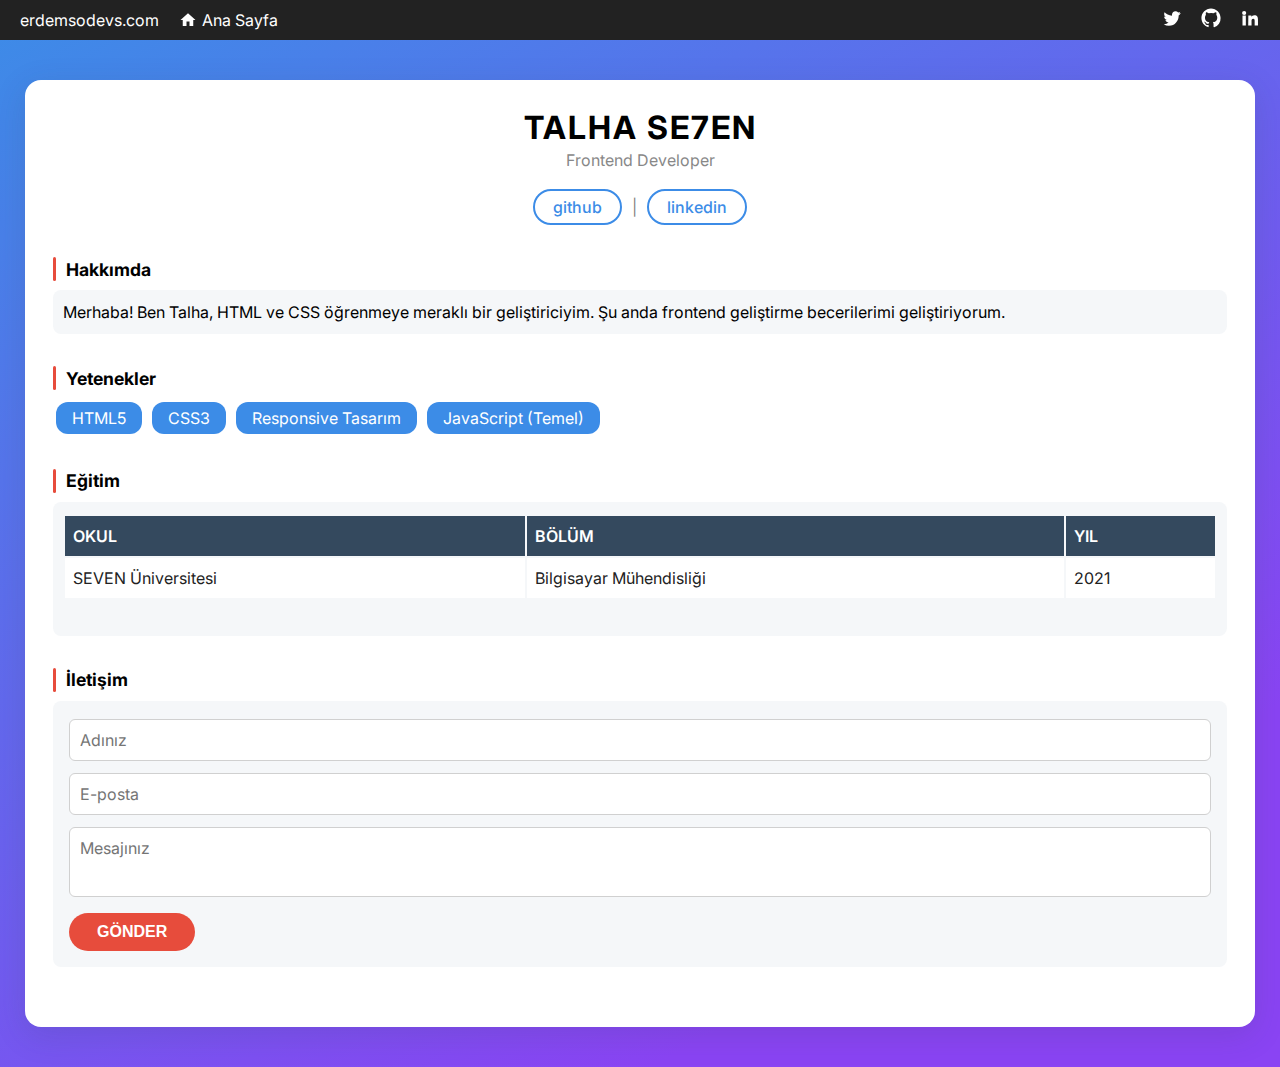
<file: odev1_personalwebcard/index.html>
<!DOCTYPE html>
<html lang="tr">
  <head>
    <meta charset="UTF-8" />
    <meta name="viewport" content="width=device-width, initial-scale=1.0" />
    <link rel="stylesheet" href="style.css" />
    <link rel="preconnect" href="https://fonts.googleapis.com" />
    <link rel="preconnect" href="https://fonts.gstatic.com" crossorigin />
    <link
      href="https://fonts.googleapis.com/css2?family=Inter:ital,opsz,wght@0,14..32,100..900;1,14..32,100..900&display=swap"
      rel="stylesheet"
    />
    <title>Talha Seven - Frontend Developer</title>
  </head>

  <body>
    <nav>
      <!-- Sol kısım -->
      <div class="nav-left">
        <p>erdemsodevs.com</p>
        <a href="../">
          <svg xmlns="http://www.w3.org/2000/svg" viewBox="0 0 24 24">
            <path fill="white" d="M10 20v-6h4v6h5v-8h3L12 3 2 12h3v8z" />
          </svg>
          Ana Sayfa
        </a>
      </div>

      <!-- Sağ kısım -->
      <div class="social-links">
        <a href="https://twitter.com" target="_blank">
          <svg xmlns="http://www.w3.org/2000/svg" viewBox="0 0 24 24">
            <path
              d="M22.46 6c-.77.35-1.5.58-2.28.69.82-.49 1.44-1.27 1.74-2.21-.78.46-1.63.8-2.54.98A4.11 4.11 0 0 0 16.11 4c-2.3 0-4.16 1.88-4.16 4.19 0 .33.04.66.1.97C8 8.96 5.14 7.49 3.15 5.2a4.19 4.19 0 0 0-.56 2.1c0 1.45.73 2.73 1.84 3.47-.68 0-1.31-.2-1.87-.51v.05c0 2.03 1.43 3.72 3.33 4.1-.35.1-.72.15-1.1.15-.27 0-.53-.03-.78-.07.54 1.7 2.08 2.93 3.92 2.96A8.25 8.25 0 0 1 2 19.54a11.61 11.61 0 0 0 6.29 1.85c7.55 0 11.68-6.3 11.68-11.77 0-.18 0-.36-.01-.54.8-.58 1.49-1.3 2.04-2.12Z"
              fill="white"
            />
          </svg>
        </a>
        <a href="https://github.com/erdemgir1985" target="_blank">
          <svg xmlns="http://www.w3.org/2000/svg" viewBox="0 0 24 24">
            <path
              d="M12 .5C5.65.5.5 5.65.5 12c0 5.1 3.29 9.42 7.86 10.94.58.11.79-.25.79-.56v-2c-3.2.7-3.87-1.54-3.87-1.54-.53-1.35-1.3-1.71-1.3-1.71-1.07-.73.08-.72.08-.72 1.18.08 1.8 1.22 1.8 1.22 1.05 1.81 2.75 1.29 3.42.99.11-.77.41-1.29.74-1.58-2.55-.29-5.24-1.28-5.24-5.69 0-1.26.45-2.3 1.19-3.11-.12-.29-.52-1.47.11-3.07 0 0 .97-.31 3.18 1.19a11.08 11.08 0 0 1 5.78 0c2.2-1.5 3.17-1.19 3.17-1.19.64 1.6.24 2.78.12 3.07.74.81 1.18 1.85 1.18 3.11 0 4.42-2.69 5.39-5.25 5.68.42.37.8 1.1.8 2.22v3.29c0 .31.21.68.8.56A10.98 10.98 0 0 0 23.5 12c0-6.35-5.15-11.5-11.5-11.5Z"
              fill="white"
            />
          </svg>
        </a>
        <a href="https://linkedin.com" target="_blank">
          <svg xmlns="http://www.w3.org/2000/svg" viewBox="0 0 24 24">
            <path
              d="M4.98 3.5A2.5 2.5 0 1 0 5 8.5a2.5 2.5 0 0 0-.02-5ZM3 9h4v12H3Zm7 0h3.6v1.64h.05c.5-.94 1.7-1.94 3.5-1.94 3.74 0 4.43 2.46 4.43 5.65V21h-4v-5.2c0-1.24 0-2.84-1.73-2.84-1.73 0-2 1.35-2 2.74V21h-4Z"
              fill="white"
            />
          </svg>
        </a>
      </div>
    </nav>
    <div class="container">
      <h1>TALHA SE7EN</h1>
      <div class="meslek">Frontend Developer</div>
      <div class="linkler">
        <a href="#">github</a>
        <span style="opacity: 0.5"> | </span>
        <a href="#">linkedin</a>
      </div>

      <div class="section">
        <div class="section-title"><span class="bar"></span>Hakkımda</div>
        <div class="section-content">
          Merhaba! Ben Talha, HTML ve CSS öğrenmeye meraklı bir geliştiriciyim.
          Şu anda frontend geliştirme becerilerimi geliştiriyorum.
        </div>
      </div>

      <div class="section">
        <div class="section-title"><span class="bar"></span>Yetenekler</div>
        <div class="yetenek">
          <span class="yetenek-bg">HTML5</span>
          <span class="yetenek-bg">CSS3</span>
          <span class="yetenek-bg">Responsive Tasarım</span>
          <span class="yetenek-bg">JavaScript (Temel)</span>
        </div>
      </div>

      <div class="section">
        <div class="section-title"><span class="bar"></span>Eğitim</div>
        <div class="section-content">
          <table class="edu-table">
            <tr>
              <th>OKUL</th>
              <th>BÖLÜM</th>
              <th>YIL</th>
            </tr>
            <tr>
              <td>SEVEN Üniversitesi</td>
              <td>Bilgisayar Mühendisliği</td>
              <td>2021</td>
            </tr>
          </table>
        </div>
      </div>

      <div class="section">
        <div class="section-title"><span class="bar"></span>İletişim</div>
        <form class="form-box">
          <input type="text" placeholder="Adınız" name="ad" />
          <input type="email" placeholder="E-posta" name="eposta" />
          <textarea placeholder="Mesajınız" name="mesaj"></textarea>
          <button type="submit">GÖNDER</button>
        </form>
      </div>
    </div>
  </body>
</html>
</file>
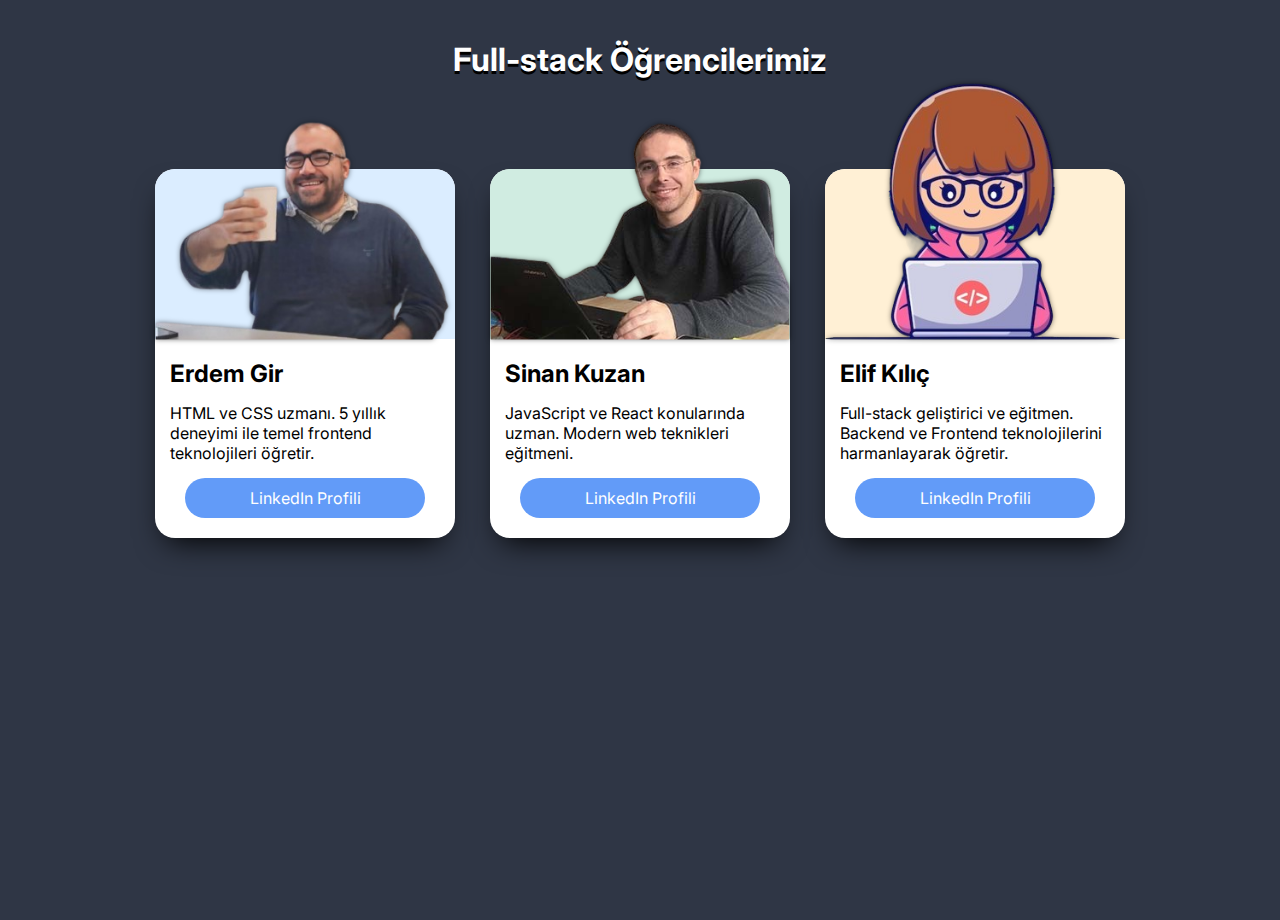
<file: odev3_interactivecards/index.html>
<!DOCTYPE html>
<html lang="tr">
  <head>
    <meta charset="UTF-8" />
    <meta name="viewport" content="width=device-width, initial-scale=1.0" />
    <link rel="stylesheet" href="style.css" />
    <link rel="preconnect" href="https://fonts.googleapis.com" />
    <link rel="preconnect" href="https://fonts.gstatic.com" crossorigin />
    <link
      href="https://fonts.googleapis.com/css2?family=Inter:ital,opsz,wght@0,14..32,100..900;1,14..32,100..900&display=swap"
      rel="stylesheet"
    />
    <title>Profil Kartları Galerisi</title>
  </head>
  <body>
    <h1 style="text-align: center">Full-stack Öğrencilerimiz</h2>
<div class="team-container">

    <div class="card">
      <div class="card_top" id="erdem">
        <img src="pics/er.png" alt="erdem" />
      </div>
      <h2>Erdem Gir</h2>
      <p>HTML ve CSS uzmanı. 5 yıllık deneyimi ile temel frontend teknolojileri öğretir.</p>
      <a href="https://www.linkedin.com/" target="_blank" class="button">LinkedIn Profili</a>
    </div>
    <div class="card" >
      <div class="card_top" id="sinan">
        <img src="pics/snn.png" alt="sinan" />
      </div>
      <h2>Sinan Kuzan</h2>
      <p>JavaScript ve React konularında uzman. Modern web teknikleri eğitmeni.</p>
      <a href="https://www.linkedin.com/" target="_blank" class="button">LinkedIn Profili</a>
    </div>
    <div class="card" >
      <div class="card_top" id="elif">
        <img src="pics/elf.png" alt="elif" />
      </div>
      <h2>Elif Kılıç</h2>
      <p>Full-stack geliştirici ve eğitmen. Backend ve Frontend teknolojilerini harmanlayarak öğretir.</p>
      <a href="https://www.linkedin.com/" target="_blank" class="button">LinkedIn Profili</a>
    </div>
    
  </body>
</html>
</file>
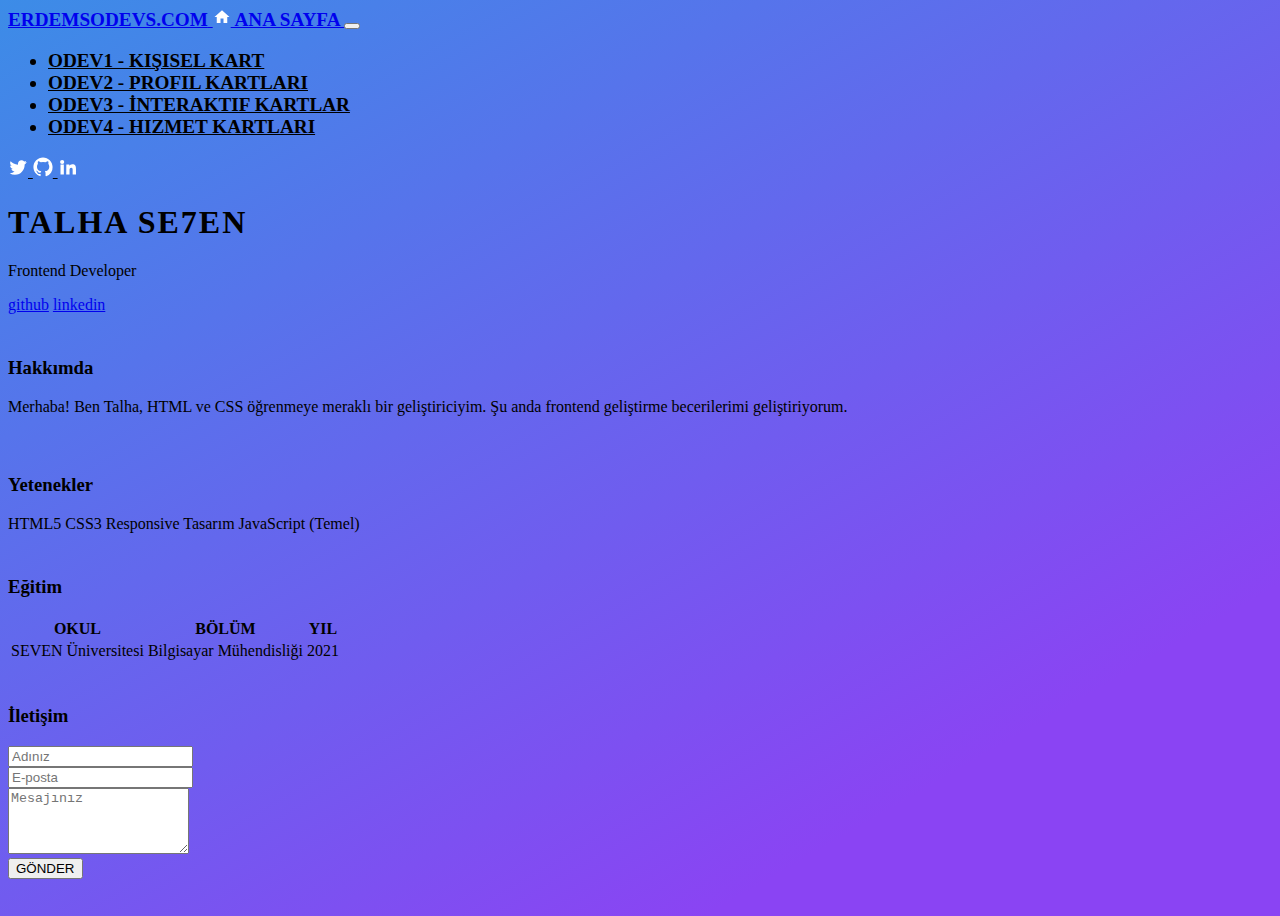
<file: odev6_bootstrapproject/index.html>
<!DOCTYPE html>
<html lang="en">
  <head>
    <meta charset="UTF-8" />
    <meta name="viewport" content="width=device-width, initial-scale=1.0" />
    <title>Bootstrap Ödevleri - Talha Seven</title>
    <link
      href="https://cdn.jsdelivr.net/npm/bootstrap@5.3.7/dist/css/bootstrap.min.css"
      rel="stylesheet"
      integrity="sha384-LN+7fdVzj6u52u30Kp6M/trliBMCMKTyK833zpbD+pXdCLuTusPj697FH4R/5mcr"
      crossorigin="anonymous"
    />
    <link rel="stylesheet" href="./css/app.css" />
  </head>
  <body class="bg-gradient-to-br" style="background: linear-gradient(330deg, #8a44f3 20%, #3c8ce7 100%); min-height: 100vh;">
    <!-- Navigation -->
    <nav class="navbar navbar-expand-lg navbar-dark bg-dark">
      <div class="container">
        <a class="navbar-brand d-flex align-items-center" href="#">
          <span class="me-3">erdemsodevs.com</span>
          <svg xmlns="http://www.w3.org/2000/svg" viewBox="0 0 24 24" class="me-2" style="width: 18px; height: 18px;">
            <path fill="white" d="M10 20v-6h4v6h5v-8h3L12 3 2 12h3v8z"/>
          </svg>
          Ana Sayfa
        </a>
        <button
          class="navbar-toggler"
          type="button"
          data-bs-toggle="collapse"
          data-bs-target="#navbarNav"
          aria-controls="navbarNav"
          aria-expanded="false"
        >
          <span class="navbar-toggler-icon"></span>
        </button>
        <div class="collapse navbar-collapse" id="navbarNav">
          <ul class="navbar-nav me-auto">
            <li class="nav-item">
              <a class="nav-link active" href="index.html">Odev1 - Kişisel Kart</a>
            </li>
            <li class="nav-item">
              <a class="nav-link" href="odev2_bootstrap.html">Odev2 - Profil Kartları</a>
            </li>
            <li class="nav-item">
              <a class="nav-link" href="odev3_bootstrap.html">Odev3 - İnteraktif Kartlar</a>
            </li>
            <li class="nav-item">
              <a class="nav-link" href="odev4_bootstrap.html">Odev4 - Hizmet Kartları</a>
            </li>
          </ul>
          <div class="navbar-nav ms-auto">
            <a class="nav-link text-white" href="https://twitter.com" target="_blank">
              <svg xmlns="http://www.w3.org/2000/svg" viewBox="0 0 24 24" style="width: 20px; height: 20px;">
                <path d="M22.46 6c-.77.35-1.5.58-2.28.69.82-.49 1.44-1.27 1.74-2.21-.78.46-1.63.8-2.54.98A4.11 4.11 0 0 0 16.11 4c-2.3 0-4.16 1.88-4.16 4.19 0 .33.04.66.1.97C8 8.96 5.14 7.49 3.15 5.2a4.19 4.19 0 0 0-.56 2.1c0 1.45.73 2.73 1.84 3.47-.68 0-1.31-.2-1.87-.51v.05c0 2.03 1.43 3.72 3.33 4.1-.35.1-.72.15-1.1.15-.27 0-.53-.03-.78-.07.54 1.7 2.08 2.93 3.92 2.96A8.25 8.25 0 0 1 2 19.54a11.61 11.61 0 0 0 6.29 1.85c7.55 0 11.68-6.3 11.68-11.77 0-.18 0-.36-.01-.54.8-.58 1.49-1.3 2.04-2.12Z" fill="white"/>
              </svg>
            </a>
            <a class="nav-link text-white" href="https://github.com/erdemgir1985" target="_blank">
              <svg xmlns="http://www.w3.org/2000/svg" viewBox="0 0 24 24" style="width: 20px; height: 20px;">
                <path d="M12 .5C5.65.5.5 5.65.5 12c0 5.1 3.29 9.42 7.86 10.94.58.11.79-.25.79-.56v-2c-3.2.7-3.87-1.54-3.87-1.54-.53-1.35-1.3-1.71-1.3-1.71-1.07-.73.08-.72.08-.72 1.18.08 1.8 1.22 1.8 1.22 1.05 1.81 2.75 1.29 3.42.99.11-.77.41-1.29.74-1.58-2.55-.29-5.24-1.28-5.24-5.69 0-1.26.45-2.3 1.19-3.11-.12-.29-.52-1.47.11-3.07 0 0 .97-.31 3.18 1.19a11.08 11.08 0 0 1 5.78 0c2.2-1.5 3.17-1.19 3.17-1.19.64 1.6.24 2.78.12 3.07.74.81 1.18 1.85 1.18 3.11 0 4.42-2.69 5.39-5.25 5.68.42.37.8 1.1.8 2.22v3.29c0 .31.21.68.8.56A10.98 10.98 0 0 0 23.5 12c0-6.35-5.15-11.5-11.5-11.5Z" fill="white"/>
              </svg>
            </a>
            <a class="nav-link text-white" href="https://linkedin.com" target="_blank">
              <svg xmlns="http://www.w3.org/2000/svg" viewBox="0 0 24 24" style="width: 20px; height: 20px;">
                <path d="M4.98 3.5A2.5 2.5 0 1 0 5 8.5a2.5 2.5 0 0 0-.02-5ZM3 9h4v12H3Zm7 0h3.6v1.64h.05c.5-.94 1.7-1.94 3.5-1.94 3.74 0 4.43 2.46 4.43 5.65V21h-4v-5.2c0-1.24 0-2.84-1.73-2.84-1.73 0-2 1.35-2 2.74V21h-4Z" fill="white"/>
              </svg>
            </a>
          </div>
        </div>
      </div>
    </nav>

    <!-- Ana İçerik -->
    <div class="container my-5">
      <div class="row justify-content-center">
        <div class="col-lg-8">
          <div class="card shadow-lg border-0" style="border-radius: 1rem;">
            <div class="card-body p-4 p-md-5">
              
              <!-- Başlık -->
              <div class="text-center mb-4">
                <h1 class="display-4 fw-bold mb-2" style="letter-spacing: 2px;">TALHA SE7EN</h1>
                <p class="text-muted fs-5">Frontend Developer</p>
                <div class="mb-4">
                  <a href="#" class="btn btn-outline-primary rounded-pill px-4 me-2">github</a>
                  <a href="#" class="btn btn-outline-primary rounded-pill px-4">linkedin</a>
                </div>
              </div>

              <!-- Hakkımda -->
              <div class="mb-4">
                <div class="d-flex align-items-center mb-3">
                  <div class="bg-danger rounded me-3" style="width: 3px; height: 24px;"></div>
                  <h3 class="fw-bold mb-0">Hakkımda</h3>
                </div>
                <div class="bg-light rounded p-3">
                  <p class="mb-0">Merhaba! Ben Talha, HTML ve CSS öğrenmeye meraklı bir geliştiriciyim. Şu anda frontend geliştirme becerilerimi geliştiriyorum.</p>
                </div>
              </div>

              <!-- Yetenekler -->
              <div class="mb-4">
                <div class="d-flex align-items-center mb-3">
                  <div class="bg-danger rounded me-3" style="width: 3px; height: 24px;"></div>
                  <h3 class="fw-bold mb-0">Yetenekler</h3>
                </div>
                <div class="mb-3">
                  <span class="badge bg-primary rounded-pill px-3 py-2 me-2 mb-2">HTML5</span>
                  <span class="badge bg-primary rounded-pill px-3 py-2 me-2 mb-2">CSS3</span>
                  <span class="badge bg-primary rounded-pill px-3 py-2 me-2 mb-2">Responsive Tasarım</span>
                  <span class="badge bg-primary rounded-pill px-3 py-2 mb-2">JavaScript (Temel)</span>
                </div>
              </div>

              <!-- Eğitim -->
              <div class="mb-4">
                <div class="d-flex align-items-center mb-3">
                  <div class="bg-danger rounded me-3" style="width: 3px; height: 24px;"></div>
                  <h3 class="fw-bold mb-0">Eğitim</h3>
                </div>
                <div class="bg-light rounded p-3">
                  <div class="table-responsive">
                    <table class="table table-borderless mb-0">
                      <thead>
                        <tr class="bg-dark text-white">
                          <th scope="col">OKUL</th>
                          <th scope="col">BÖLÜM</th>
                          <th scope="col">YIL</th>
                        </tr>
                      </thead>
                      <tbody>
                        <tr>
                          <td>SEVEN Üniversitesi</td>
                          <td>Bilgisayar Mühendisliği</td>
                          <td>2021</td>
                        </tr>
                      </tbody>
                    </table>
                  </div>
                </div>
              </div>

              <!-- İletişim -->
              <div class="mb-4">
                <div class="d-flex align-items-center mb-3">
                  <div class="bg-danger rounded me-3" style="width: 3px; height: 24px;"></div>
                  <h3 class="fw-bold mb-0">İletişim</h3>
                </div>
                <div class="bg-light rounded p-4">
                  <form>
                    <div class="mb-3">
                      <input type="text" class="form-control" placeholder="Adınız" name="ad">
                    </div>
                    <div class="mb-3">
                      <input type="email" class="form-control" placeholder="E-posta" name="eposta">
                    </div>
                    <div class="mb-3">
                      <textarea class="form-control" rows="4" placeholder="Mesajınız" name="mesaj"></textarea>
                    </div>
                    <button type="submit" class="btn btn-danger rounded-pill px-4 fw-bold">GÖNDER</button>
                  </form>
                </div>
              </div>

            </div>
          </div>
        </div>
      </div>
    </div>

<script src="https://cdn.jsdelivr.net/npm/bootstrap@5.3.7/dist/js/bootstrap.bundle.min.js" integrity="sha384-ndDqU0Gzau9qJ1lfW4pNLlhNTkCfHzAVBReH9diLvGRem5+R9g2FzA8ZGN954O5Q" crossorigin="anonymous"></script>
  </body>
</html>
</file>
<file: odev1_personalwebcard/style.css>
* {
  margin: 0;
  padding: 0;
  box-sizing: border-box;
}

@media (max-width: 400px) {
  table, thead, tbody, th, td, tr {
    display: block;
    width: 100%;
  }
  
  th {
    background: #eee;
    text-align: left;
  }
}


@media (max-width: 768px) {

}

body {
  background: linear-gradient(330deg, #8a44f3 20%, #3c8ce7 100%);
  margin: 0;
  font-family: "Inter", sans-serif;
  min-height: 100vh;
}

nav {
  background-color: #222;
  color: #fff;
  display: flex;
  justify-content: space-between;
  align-items: center;
  padding: 8px 20px;
}
.nav-left {
  display: flex;
  align-items: center;
  gap: 20px;
}
.nav-left a,
.nav-left p {
  color: white;
  text-decoration: none;
  margin: 0;
  font-size: 16px;
  display: flex;
  align-items: center;
  gap: 5px;
}
.nav-left a:hover {
  color: #ff9800;
}
/* Sağ taraftaki sosyal medya */
.social-links a {
  margin-left: 15px;
  color: white;
  text-decoration: none;
  display: inline-flex;
  align-items: center;
}
.social-links a svg {
  width: 20px;
  height: 20px;
  fill: white;
  transition: fill 0.3s;
}
.social-links a:hover svg {
  fill: #ff9800;
}
/* SVG ikonlar */
svg {
  width: 18px;
  height: 18px;
}



.container {
  background: #fff;
  margin: 2.5rem auto;
  border-radius: 1rem;
  box-shadow: 0 0.5rem 2rem rgba(44, 62, 80, 0.15);
  padding: 28px;
  max-width: calc(100% - 50px);
}

h1 {
  text-align: center;
  font-size: 2rem;
  letter-spacing: 2px;
  margin-bottom: 0.2rem;
}

.meslek {
  text-align: center;
  color: #888;
  margin-top: 0;
  margin-bottom: 1.2rem;
}

.linkler {
  text-align: center;
  margin-bottom: 1.5rem;
}
.linkler a {
  display: inline-block;
  border: 2px solid #3c8ce7;
  color: #3c8ce7;
  background: #fff;
  border-radius: 20px;
  padding: 6px 18px;
  margin: 0 6px;
  text-decoration: none;
  font-weight: 500;
  transition: background 0.2s, color 0.2s;
}
.linkler a:hover {
  background: #3c8ce7;
  color: #fff;
}

.section {
  margin-top: 2rem;
  margin-bottom: 2rem;
}
.section-title {
  font-size: 1.1rem;
  font-weight: bold;
  display: flex;
  align-items: center;
  margin-bottom: 0.5em;
}
.section-title .bar {
  display: inline-block;
  width: 3px;
  height: 24px;
  background: #e74c3c;
  border-radius: 2px;
  margin-right: 10px;
}

.section-content {
  background: rgba(21, 62, 124, 0.042);
  border-radius: 8px;
  padding: 12px 10px;
  margin-bottom: 1rem;
}

.yetenek {
  margin-bottom: 1.5rem;
}
.yetenek-bg {
  display: inline-block;
  background: #3c8ce7;
  color: #fff;
  border-radius: 12px;
  padding: 6px 16px;
  margin: 3px;
  font-size: 16px;
  font-weight: 400;
}

.edu-table {
  width: 100%;
  margin-bottom: 1.5em;
}
.edu-table th {
  background: #34495e;
  color: #fff;
  font-weight: 600;
  padding: 10px 8px;
  text-align: left;
  font-size: 1em;
}
.edu-table td {
  background: #fff;
  color: #222;
  padding: 10px 8px;
  font-size: 1em;
}

.form-box {
  background: rgba(21, 62, 124, 0.042);
  border-radius: 8px;
  padding: 18px 16px 16px 16px;
  margin-bottom: 1em;
}
.form-box input,
.form-box textarea {
  width: 100%;
  border: 1px solid #d0d0d0;
  border-radius: 6px;
  padding: 10px;
  margin-bottom: 12px;
  font-size: 1rem;
  font-family: inherit;
  resize: none;
  background: #fff;
  box-sizing: border-box;
}
.form-box textarea {
  min-height: 70px;
  max-height: 200px;
}
.form-box button {
  background: #e74c3c;
  color: #fff;
  border: none;
  border-radius: 20px;
  padding: 10px 28px;
  font-size: 1rem;
  font-weight: 600;
  cursor: pointer;
  transition: background 0.2s;
}
.form-box button:hover {
  background: #c0392b;
}
</file>
<file: odev3_interactivecards/style.css>
:root {
  --erdemcolor: rgba(216, 236, 255, 0.92);
  --sinancolor: rgba(204, 234, 222, 0.92);
  --elifcolor: rgba(255, 239, 209, 0.92);

  --backgroundcolor: #2f3645;
  --buttonbackground: #3b82f6cc;
  --buttontextcolor: #ffffff;
  --cardbackground: #ffffff;
  --textcolor: black;
}



* {
  margin: 0;
  padding: 0;
  box-sizing: border-box;
  font-family: "Inter", sans-serif;
}

body {
  background: var(--backgroundcolor);
  margin: 0;
  min-height: 100vh;
}

  nav {
    background-color: #222;
    color: #fff;
    display: flex;
    justify-content: space-between;
    align-items: center;
    padding: 8px 20px;
  }
  .nav-left {
    display: flex;
    align-items: center;
    gap: 20px;
  }
  .nav-left a, .nav-left p {
    color: white;
    text-decoration: none;
    margin: 0;
    font-size: 16px;
    display: flex;
    align-items: center;
    gap: 5px;
  }
  .nav-left a:hover {
    color: #ff9800;
  }
  /* Sağ taraftaki sosyal medya */
  .social-links a {
    margin-left: 15px;
    color: white;
    text-decoration: none;
    display: inline-flex;
    align-items: center;
  }
  .social-links a svg {
    width: 20px;
    height: 20px;
    fill: white;
    transition: fill 0.3s;
  }
  .social-links a:hover svg {
    fill: #ff9800;
  }
  /* SVG ikonlar */
  svg {
    width: 18px;
    height: 18px;
  }

h1 {
  font-size: 2rem;
  color: white;
  text-shadow: 0 3px 0 black;
  margin: 20px;
  margin-bottom: 70px;
  padding: 20px;
}

h2 {
  color: var(--textcolor);
  font-size: 1.5rem;
  margin: 15px;
  text-align: left;
}

.team-container {
  display: flex;
  gap: 5px;
  max-width: 1000px;
  text-align: center;
  margin: auto;
}

.card:hover {
  outline: 3px solid #f5f5f5e9;
  outline-offset: 3px;
  transform: translateY(-8px);
}

.card p {
  color: var(--textcolor);
  text-align: left;
  margin: 15px;
}

.button {
  display: inline-block;
  padding: 10px 20px;
  background-color: var(--buttonbackground);
  color: var(--buttontextcolor);
  text-decoration: none;
  border-radius: 20px;
  font-size: 16px;
  text-align: center;
  transition: 0.2s;
  user-select: none;
  min-width: 80%;
  margin: 0 0 20px;
}

.button:hover {
  transform: translateY(-4px);
  background-color: #046aaa;
}

.button:focus {
  outline: 2px solid blue;
}

.card_top {
  height: 170px;
  margin-bottom: 20px;
  border-radius: 20px 20px 0 0;
}

#erdem {
  background-color: var(--erdemcolor);
}

#sinan {
  background-color: var(--sinancolor);
}

#elif {
  background-color: var(--elifcolor);
}

.card {
  background: var(--cardbackground);
  width: 300px;
  display: inline-block;
  margin: auto;
  border-radius: 20px;
  position: relative;
  text-align: center;
  box-shadow: -1px 15px 30px -12px black;
}

img {
  border-radius: 12px 12px 0 0;
  width: 230px;
  transform: scale(1.3) translateY(-43px);
  filter: drop-shadow(0px 0px 2px rgba(0, 0, 0, 0.5));
}
</file>
<file: odev6_bootstrapproject/css/app.css>
:root {
    --orange: #fd7e14;
}

/*! NAVBAR */
.navbar {
text-transform: uppercase;
font-size: 1.2rem;
font-weight: 600;
}
.nav-logo {
    width: 300px;
}

.nav-link {
    color: black;
    transition: color 0.4s;
}

.nav-link:hover {
color: var(--orange);

}
</file>
